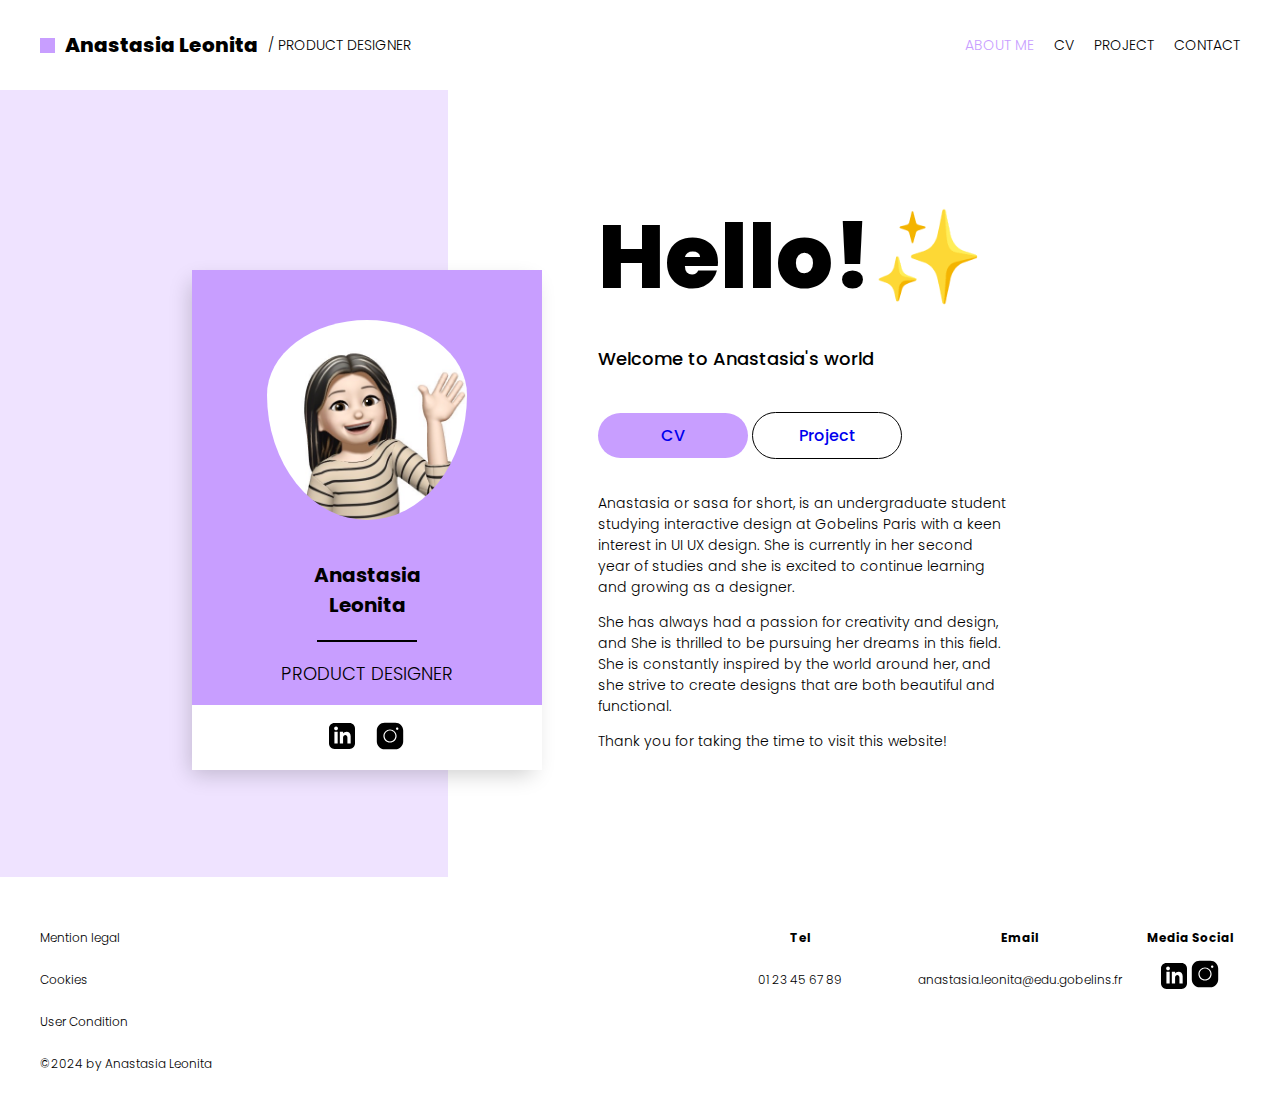
<file: index.html>
<!DOCTYPE html>
<html lang="fr">

<head>
    <meta charset="UTF-8">
    <meta http-equiv="X-UA-Compatible" content="IE=edge">
    <meta name="viewport" content="width=device-width, initial-scale=1.0">
    <title>Anastasia Leonita</title>
    <link rel="stylesheet" href="/css/index.css">
</head>

<body>
    <div class="modal" id="modal">
        <div class="modal-content">
          <a href="/index.html" class="aboutMe">ABOUT ME</a>
          <a href="/rattrapage/CV.html" class="CV">CV</a>
          <a href="/rattrapage/project.html" class="project">PROJECT</a>
          <a href="/rattrapage/contact.html" class="contact">CONTACT</a>
          <div class="close-btn" id="close-btn">X</div>
        </div>
      </div>




<header class="header">
        <nav class="header__left">
           <div style="display:flex; align-items: center; gap:10px">
            <div class="blueRectangle"></div>
            <p class="name">Anastasia Leonita</p>
            <P class="job">/ PRODUCT DESIGNER</P>
            </div>
        </nav>
        <nav class="header__right active">
            <div  class="header__right__container  desktop">
            <a href="" class="aboutMe"><p>ABOUT ME</p></a>
            <a href="/rattrapage/CV.html" class="CV"><p>CV</p></a>
            <a href="/rattrapage/project.html" class="project"><p>PROJECT</p></a>
            <a href="/rattrapage/contact.html" class="contact"><p>CONTACT</p></a>
            </div>

            <div class="mobile-menu mobile">
                <div class="menu-icon">
                    <div class="bar"></div>
                    <div class="bar"></div>
                    <div class="bar"></div>
                </div>
            </div>

        </nav>
</header>


<section class="contentBody">
    <div class="contentBodyContainer">
    <div class="beigeBlock"></div>
    <div class="whiteBlock">
        <div class="contentWhite">
            <p class="hello">Hello!✨</p>
            <p class="subHello">Welcome to Anastasia's world</p>
            <div class="twoButton">
                <button class="darkButton"><a href="/rattrapage/CV.html" style="text-decoration: none; width: 100%;">CV</a></button>
                <button class="lightButton"><a href="/rattrapage/project.html" style="text-decoration: none;">Project</a></button>
            </div>
            <div class="meParagraph">
                <p>Anastasia or sasa for short, is an undergraduate student studying interactive design at Gobelins Paris with a keen interest in UI UX design. She is currently in her second year of studies and she is excited to continue learning and growing as a designer.</p>
                <p>She has always had a passion for creativity and design, and She is thrilled to be pursuing her dreams in this field. She is constantly inspired by the world around her, and she strive to create designs that are both beautiful and functional.</p>
                <p>Thank you for taking the time to visit this website!</p>
            </div>
        </div>
    </div>
    </div>

    <div class="smallBox">
        <img src="../img/photo_profile.jpg" alt="Example" class="photoProfile">

        <p class="nameBox">Anastasia</p>
        <p class="surnameBox">Leonita</p>
        <div class="line"></div>
        <p class="jobBox">PRODUCT DESIGNER</p>

        <div class="socialBox">
            <a href="https://www.linkedin.com/in/anastasia-leonita-004958213/" class="linkedinButton"><img src="../img/linkedin.svg" alt="" class="linkedin"></a>
                <a href="https://www.instagram.com/de0dette/" class="igButton"><img src="../img/ig.svg" alt="" class="ig"></a>

        </div>
    </div>
</section>

<footer class="footerBawah">
    <div class="leftFooter">
        <a href="" class="mentionLegal"><p>Mention legal</p></a>
        <a href="" class="cookies"><p>Cookies</p></a> 
    <a href="" class="userConditions"><p>User Condition</p></a> 
    <a href="" class="credit"><p>©2024 by Anastasia Leonita</p></a> 

    </div>

    <div class="rightFooter">
        <div class="tel">
            <p class="pTel">Tel</p>
            <p class="pTel1">01 23 45 67 89</p>

        </div>

        <div class="email">
            <p class="pEmail">Email</p>
            <p class="pEmail1">anastasia.leonita@edu.gobelins.fr</p>

        </div>

        <div class="mediaSocial">
            <p class="pMedia">Media Social</p>
            <div class="socialBox1">
                <a href="https://www.linkedin.com/in/anastasia-leonita-004958213/" class="linkedinButton"><img src="../img/linkedin.svg" alt="" class="linkedin"></a>
                <a href="https://www.instagram.com/de0dette/" class="igButton"><img src="../img/ig.svg" alt="" class="ig"></a>
            </div>

        </div>
    </div>

</footer>

<script>
    document.querySelector('.menu-icon').addEventListener('click', function() {
  document.getElementById('modal').style.display = 'block';
});

document.getElementById('close-btn').addEventListener('click', function() {
  document.getElementById('modal').style.display = 'none';
});

</script>

</body>

</html>
</file>
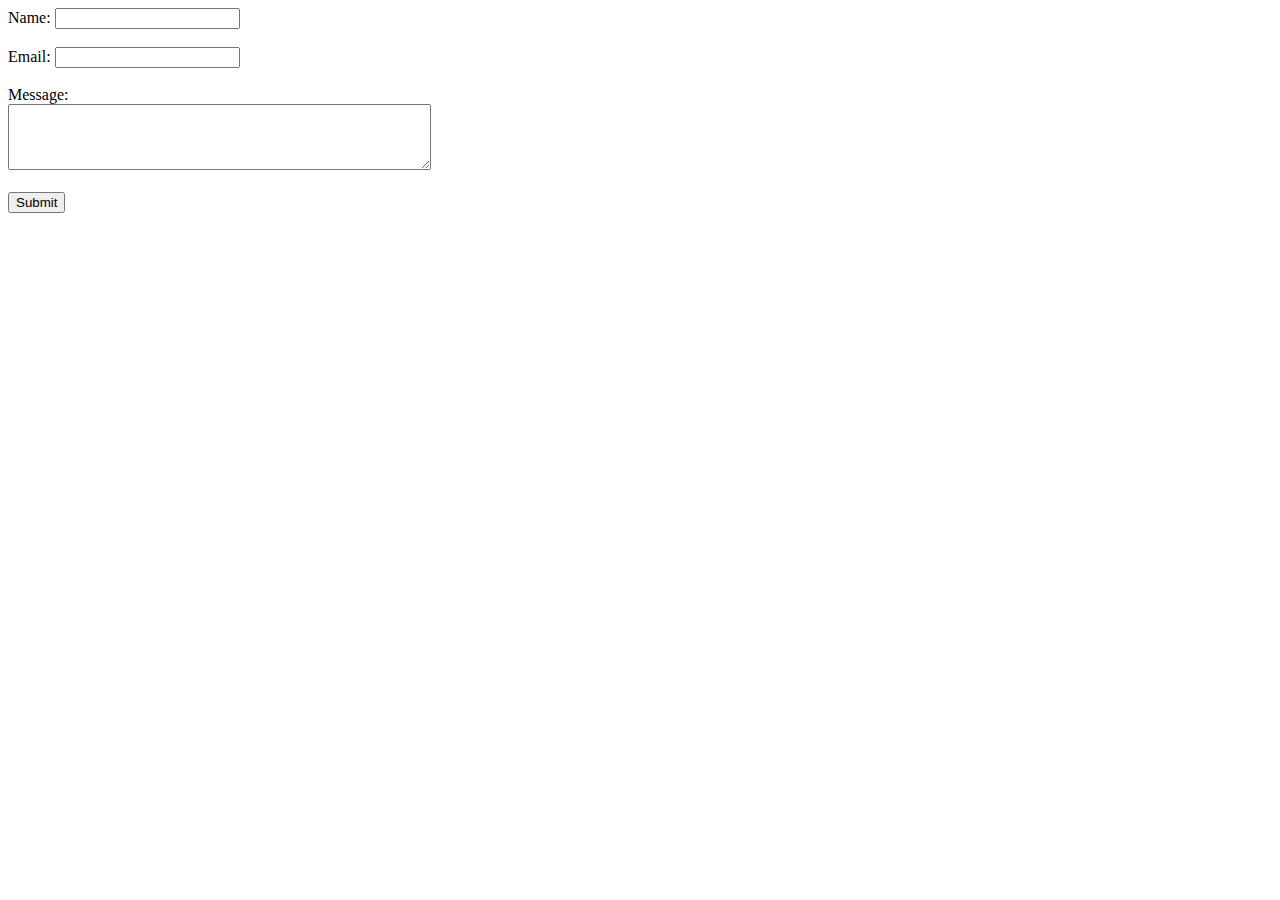
<file: rattrapage/coba.html>
<!DOCTYPE html>
<html lang="en">
<head>
  <meta charset="UTF-8">
  <meta name="viewport" content="width=device-width, initial-scale=1.0">
  <title>Form Example</title>
</head>
<body>
  <form action="/submit" method="post">
    <label for="name">Name:</label>
    <input type="text" id="name" name="name"><br><br>

    <label for="email">Email:</label>
    <input type="email" id="email" name="email"><br><br>

    <label for="message">Message:</label><br>
    <textarea id="message" name="message" rows="4" cols="50"></textarea><br><br>

    <input type="submit" value="Submit">
  </form>
</body>
</html>
</file>
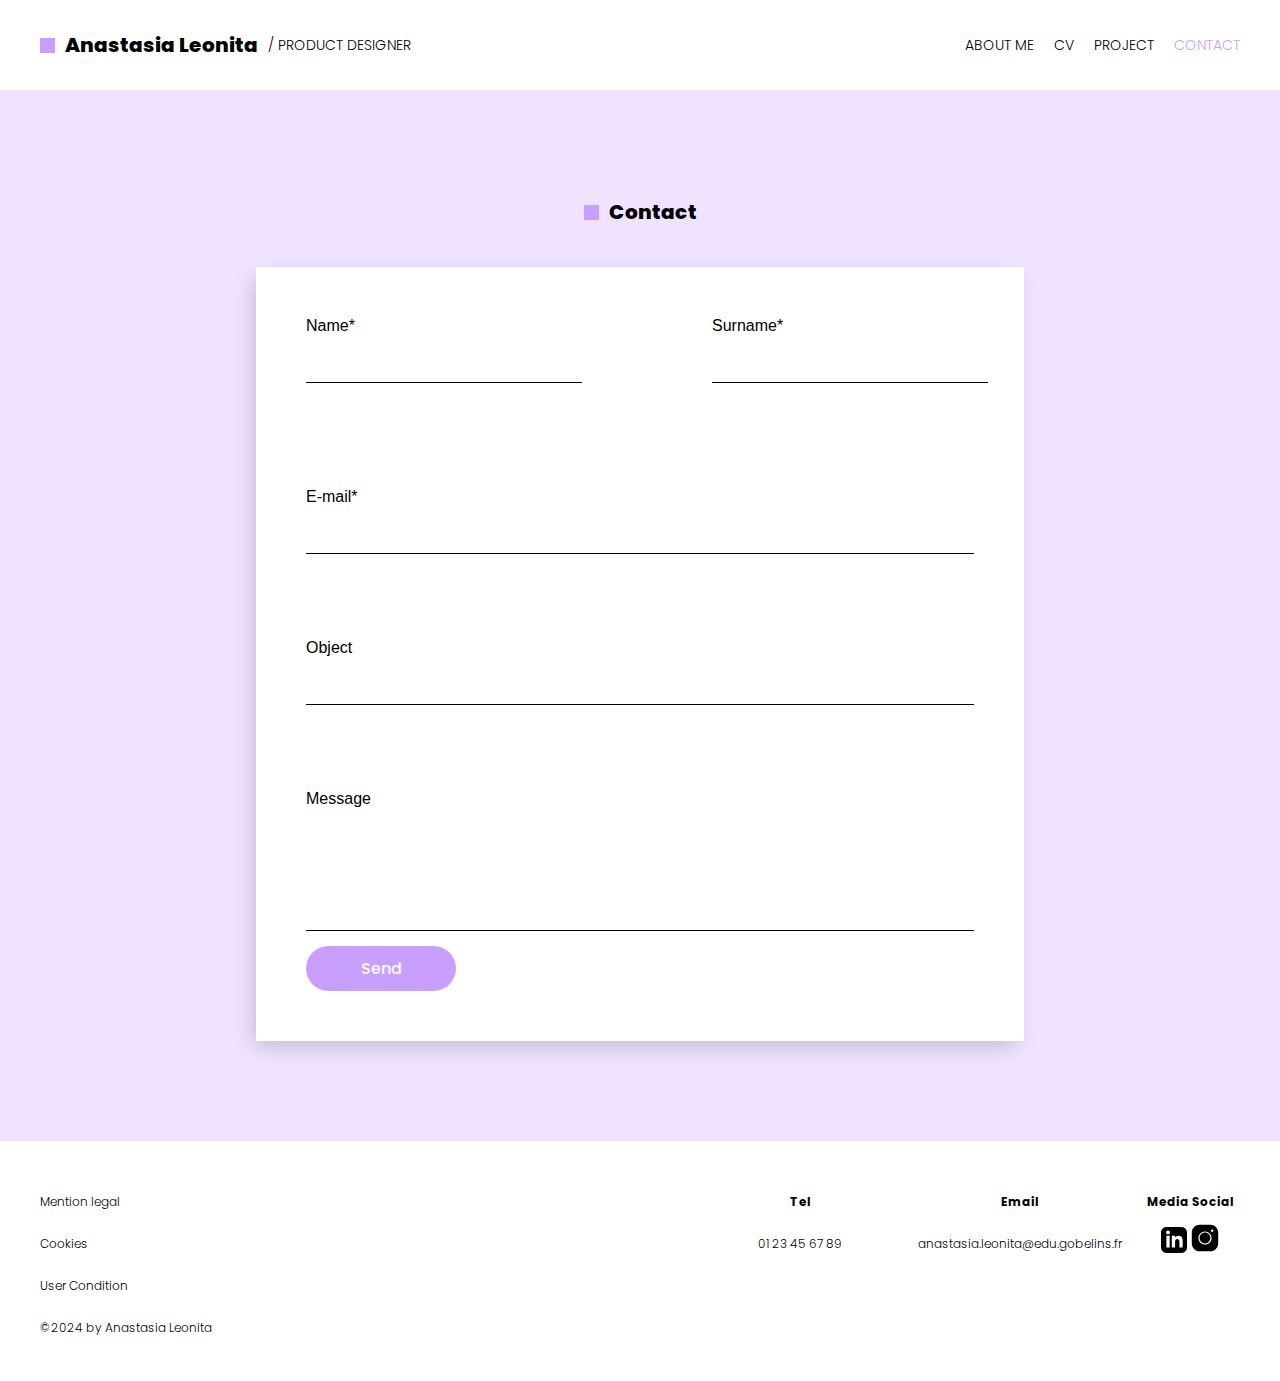
<file: rattrapage/contact.html>
<!DOCTYPE html>
<html lang="fr">

<head>
    <meta charset="UTF-8">
    <meta http-equiv="X-UA-Compatible" content="IE=edge">
    <meta name="viewport" content="width=device-width, initial-scale=1.0">
    <title>Anastasia Leonita</title>
    <link rel="stylesheet" href="../css/contact.css">
</head>

<body>
    <div class="modal" id="modal">
        <div class="modal-content">
          <a href="../index.html" class="aboutMe">ABOUT ME</a>
          <a href="/rattrapage/CV.html" class="CV">CV</a>
          <a href="/rattrapage/project.html" class="project">PROJECT</a>
          <a href="" class="contact">CONTACT</a>
          <div class="close-btn" id="close-btn">X</div>
        </div>
      </div>
      



<header class="header">
        <nav class="header__left">
           <div style="display:flex; align-items: center; gap:10px">
            <div class="blueRectangle"></div>
            <p class="name">Anastasia Leonita</p>
            <P class="job">/ PRODUCT DESIGNER</P>
            </div>
        </nav>
        <nav class="header__right active">
            <div  class="header__right__container  desktop">
            <a href="../index.html" class="aboutMe"><p>ABOUT ME</p></a>
            <a href="/rattrapage/CV.html" class="CV"><p>CV</p></a>
            <a href="/rattrapage/project.html" class="project"><p>PROJECT</p></a>
            <a href="" class="contact"><p>CONTACT</p></a>
            </div>

            <div class="mobile-menu mobile">
                <div class="menu-icon">
                    <div class="bar"></div>
                    <div class="bar"></div>
                    <div class="bar"></div>
                </div>
            </div>
            
        </nav>
</header>

<section class="article">
    <div style="display:flex; align-items: center; flex-direction: column; gap:0px"> 

    <div class="title">
        <div class="blueRectangle"></div>
        <p class="nameTwo">Contact</p>
    </div>

    <div class="whiteBlock">
        <div class="formUp">
            <div class="form-group">
                <label for="name">Name*</label>
                <input type="text" id="name" name="name">
            </div>
            <div class="form-group">
                <label for="surname">Surname*</label>
                <input type="text" id="surname" name="surname">
            </div>
        </div>

        <div class="formBottom">
            <div class="form-group">
                <label for="email">E-mail*</label>
                <input type="text" id="email" name="email">
            </div>
            <div class="form-group">
                <label for="object">Object</label>
                <input type="text" id="object" name="object">
            </div>
            <div class="form-group">
                <label for="message">Message</label>
                <input type="text1" id="message" name="message">
            </div>

        </div>

        <button class="darkButton">Send</button>



    </div>

    </div>
</section>





<footer class="footerBawah">
    <div class="leftFooter">
        <a href="" class="mentionLegal"><p>Mention legal</p></a>
        <a href="" class="cookies"><p>Cookies</p></a> 
    <a href="" class="userConditions"><p>User Condition</p></a> 
    <a href="" class="credit"><p>©2024 by Anastasia Leonita</p></a> 

    </div>

    <div class="rightFooter">
        <div class="tel">
            <p class="pTel">Tel</p>
            <p class="pTel1">01 23 45 67 89</p>

        </div>

        <div class="email">
            <p class="pEmail">Email</p>
            <p class="pEmail1">anastasia.leonita@edu.gobelins.fr</p>

        </div>

        <div class="mediaSocial">
            <p class="pMedia">Media Social</p>
            <div class="socialBox1">
                <a href="https://www.linkedin.com/in/anastasia-leonita-004958213/" class="linkedinButton"><img src="../img/linkedin.svg" alt="" class="linkedin"></a>
                <a href="https://www.instagram.com/de0dette/" class="igButton"><img src="../img/ig.svg" alt="" class="ig"></a>
            </div>

        </div>
    </div>

</footer>

<script>
    document.querySelector('.menu-icon').addEventListener('click', function() {
  document.getElementById('modal').style.display = 'block';
});

document.getElementById('close-btn').addEventListener('click', function() {
  document.getElementById('modal').style.display = 'none';
});

</script>

</body>

</html>
</file>
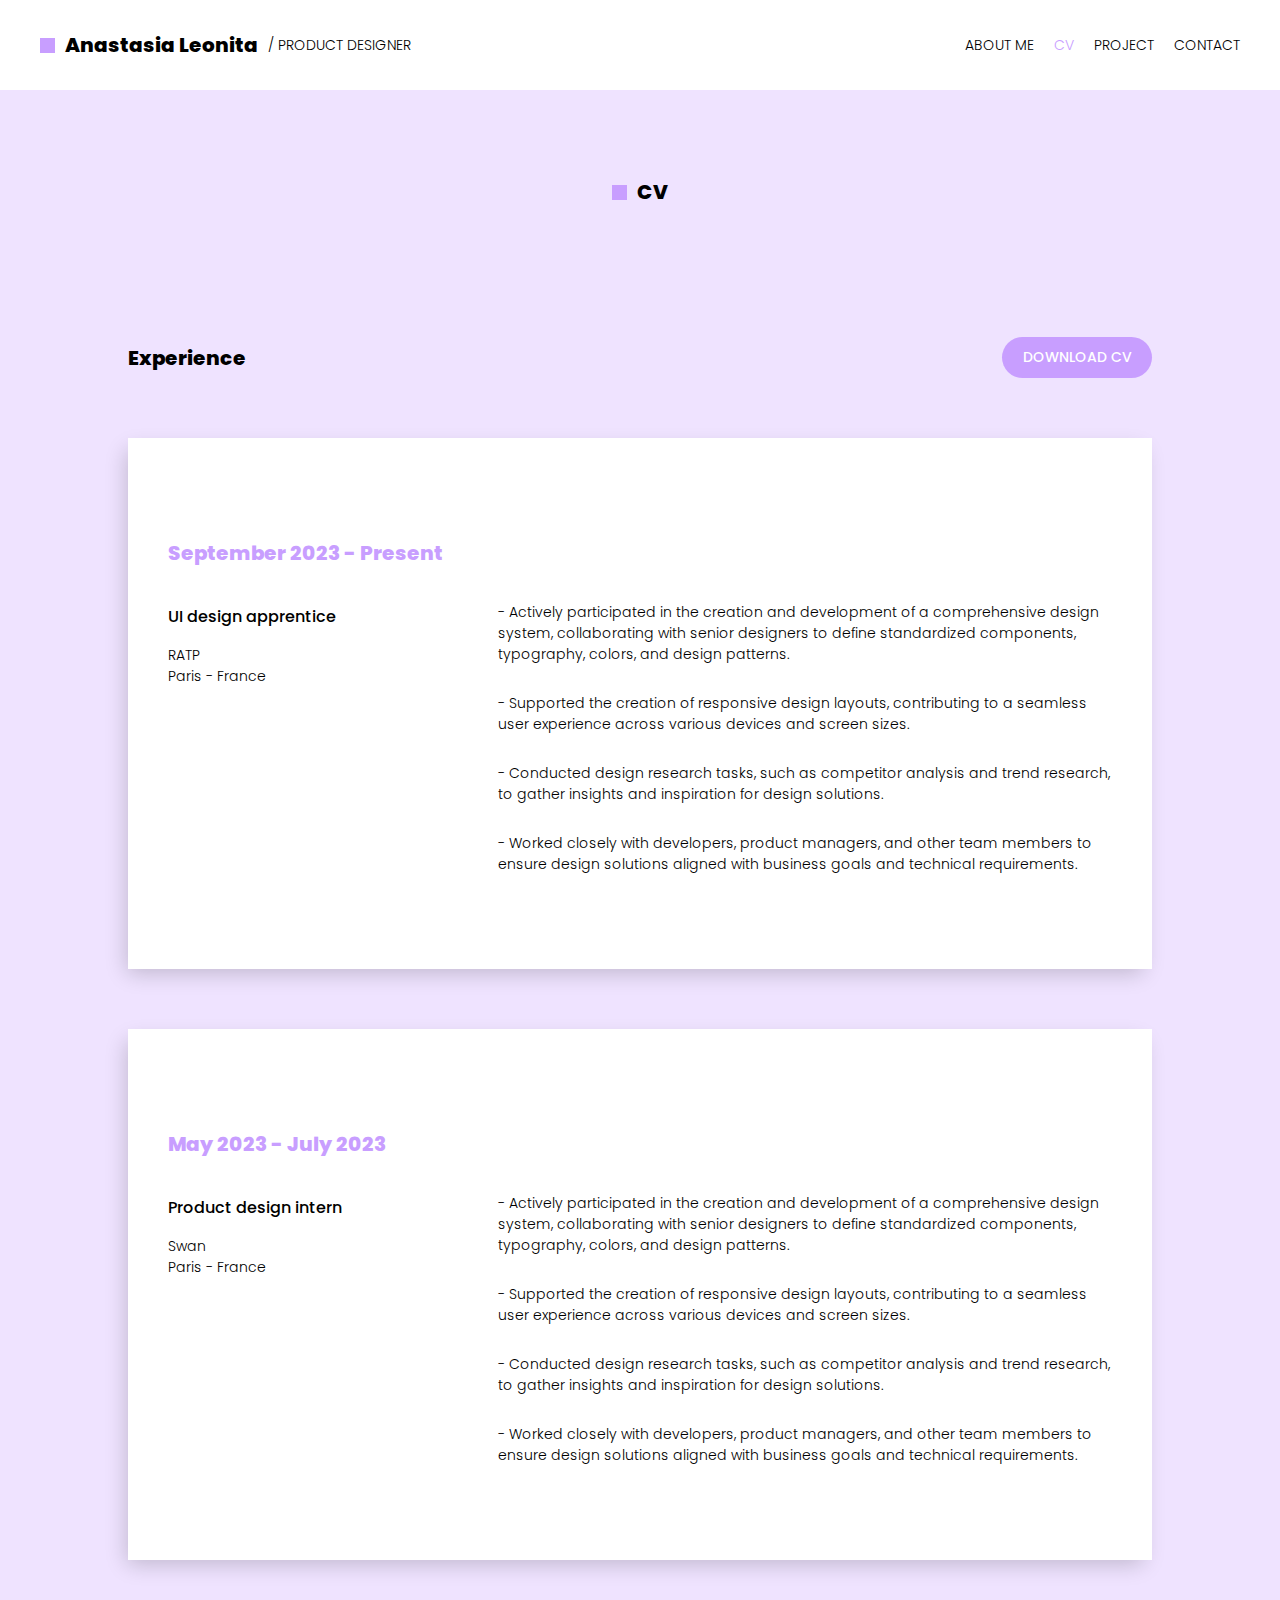
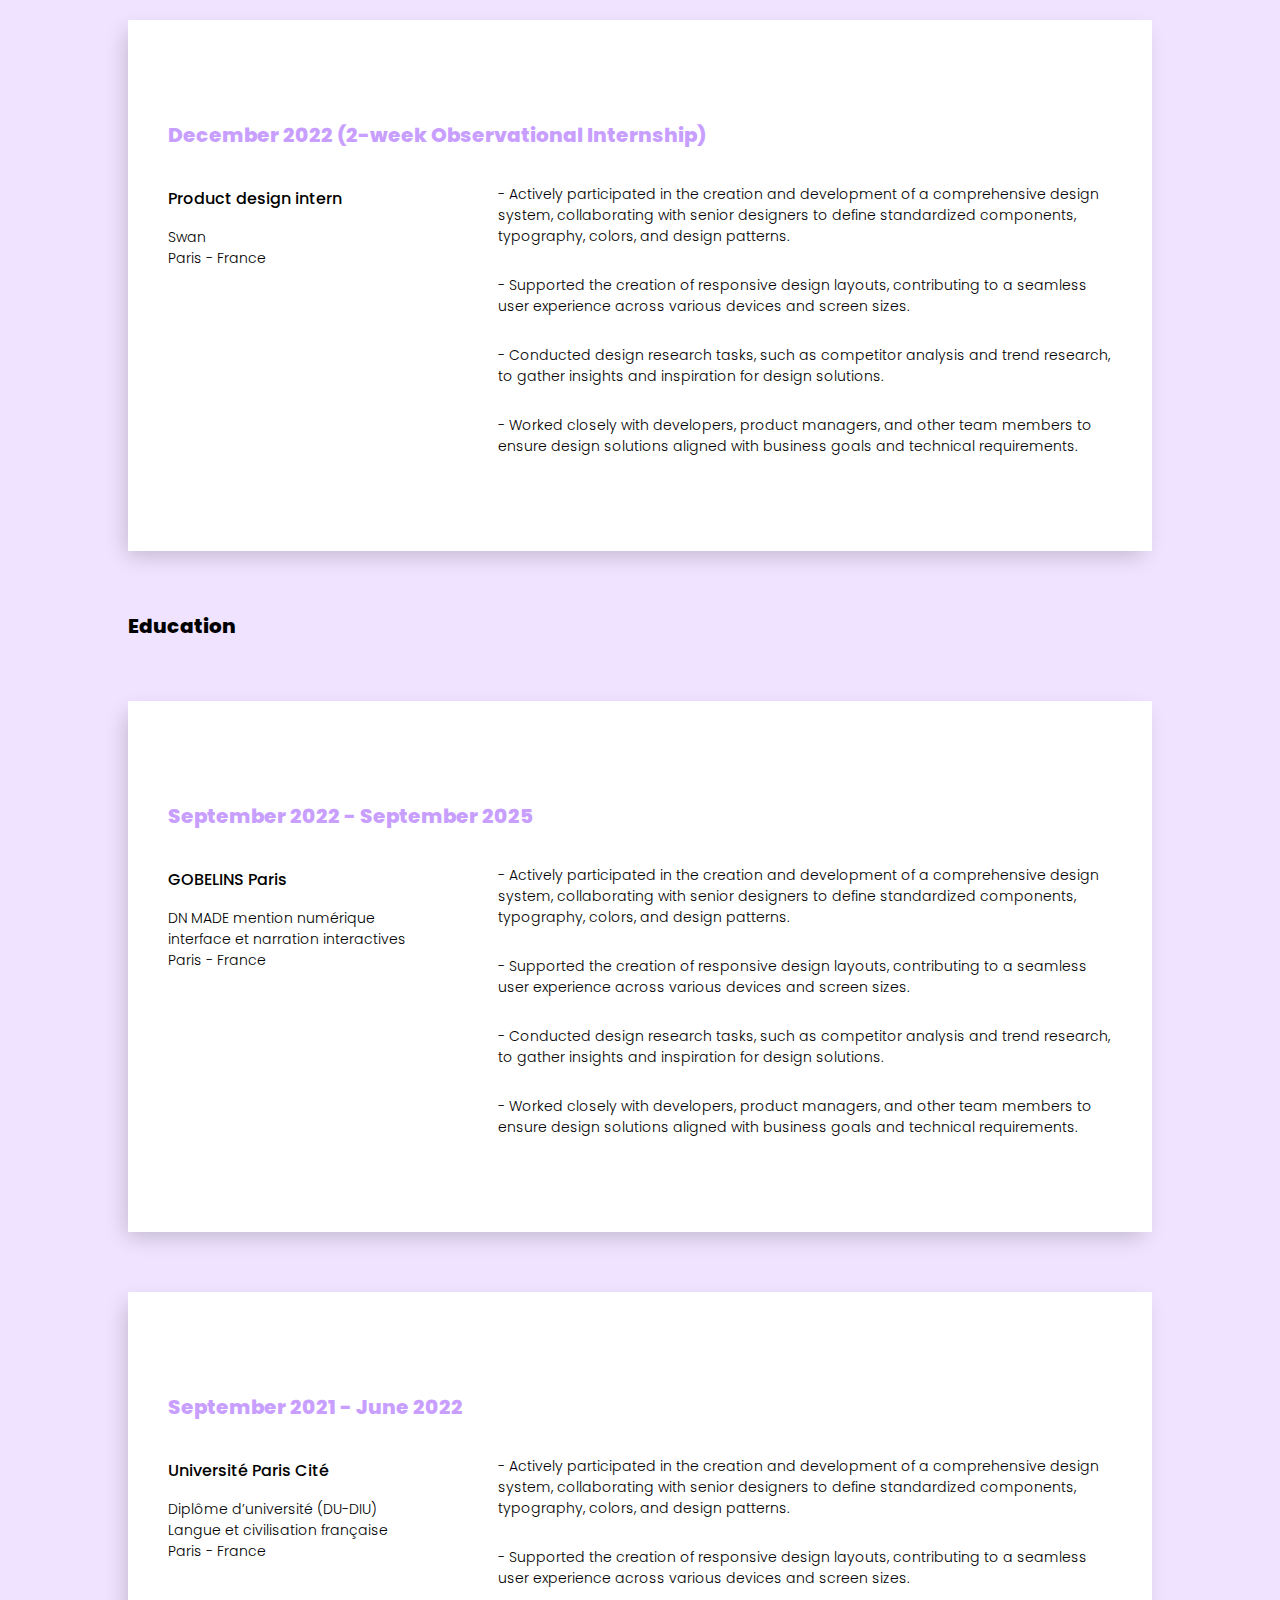
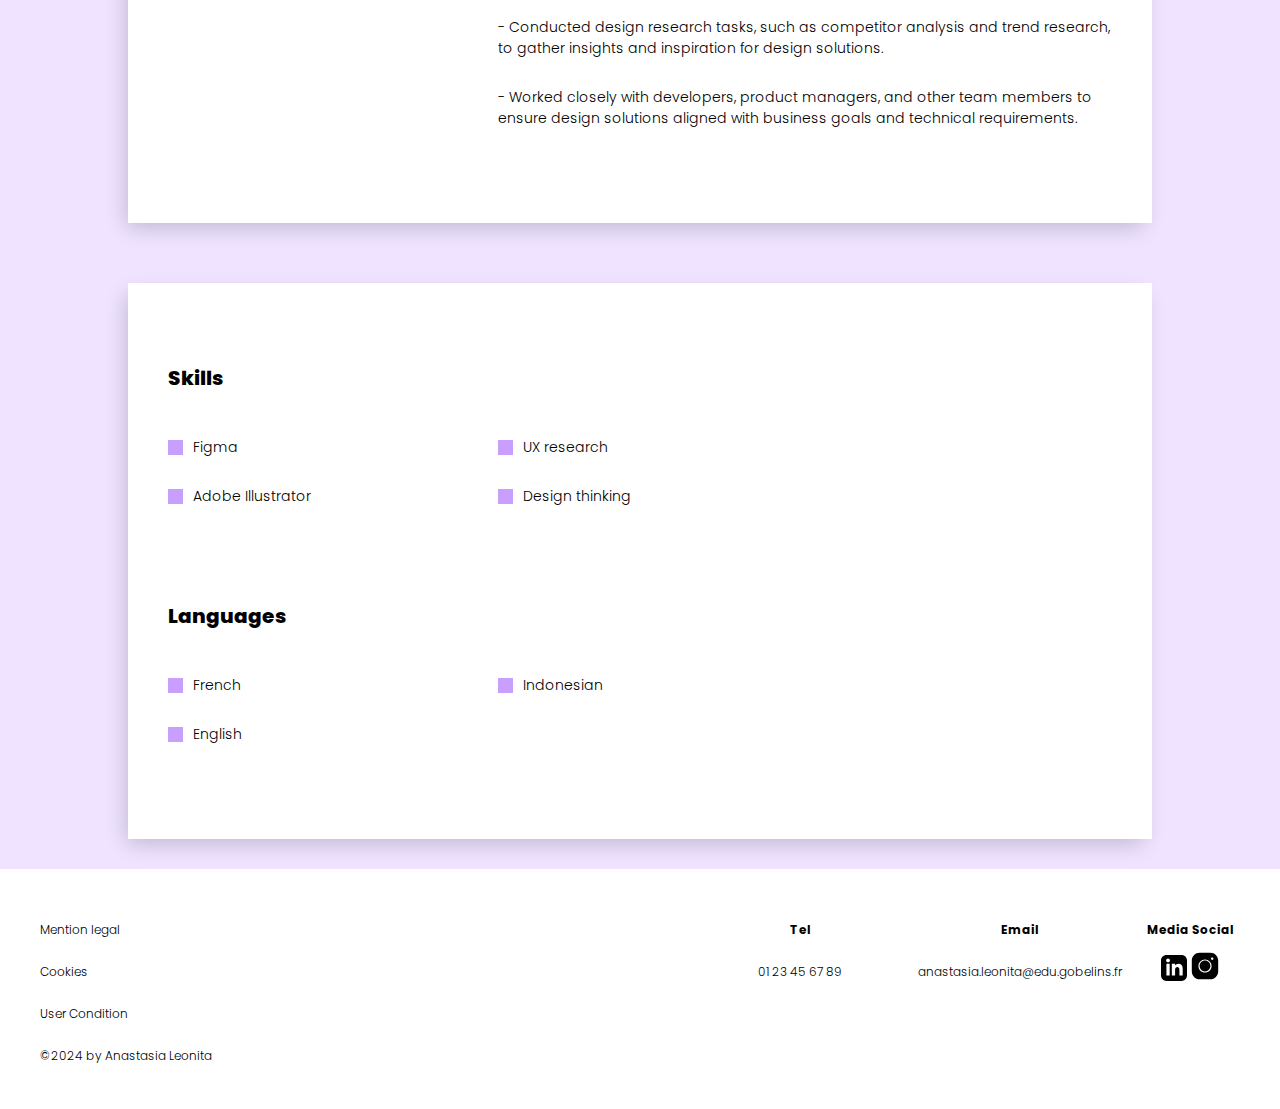
<file: rattrapage/CV.html>
<!DOCTYPE html>
<html lang="fr">

<head>
    <meta charset="UTF-8">
    <meta http-equiv="X-UA-Compatible" content="IE=edge">
    <meta name="viewport" content="width=device-width, initial-scale=1.0">
    <title>Anastasia Leonita</title>
    <link rel="stylesheet" href="../css/CV.css">
</head>

<body>
    <div class="modal" id="modal">
        <div class="modal-content">
          <a href="../index.html" class="aboutMe">ABOUT ME</a>
          <a href="/rattrapage/CV.html" class="CV">CV</a>
          <a href="/rattrapage/project.html" class="project">PROJECT</a>
          <a href="/rattrapage/contact.html" class="contact">CONTACT</a>
          <div class="close-btn" id="close-btn">X</div>
        </div>
      </div>




<header class="header">
        <nav class="header__left">
           <div style="display:flex; align-items: center; gap:10px">
            <div class="blueRectangle"></div>
            <p class="name">Anastasia Leonita</p>
            <P class="job">/ PRODUCT DESIGNER</P>
            </div>
        </nav>
        <nav class="header__right active">
            <div  class="header__right__container  desktop">
            <a href="../index.html" class="aboutMe"><p>ABOUT ME</p></a>
            <a href="" class="CV"><p>CV</p></a>
            <a href="/rattrapage/project.html" class="project"><p>PROJECT</p></a>
            <a href="/rattrapage/contact.html" class="contact"><p>CONTACT</p></a>
            </div>

            <div class="mobile-menu mobile">
                <div class="menu-icon">
                    <div class="bar"></div>
                    <div class="bar"></div>
                    <div class="bar"></div>
                </div>
            </div>
        </nav>
</header>

<section class="article">
    <div style="display:flex; align-items: center; flex-direction: column; gap:0px">

    <div class="title">
        <div class="blueRectangle"></div>
        <p class="nameTwo">CV</p>
    </div>

    <div class="titleTwo">
        <p class="name">Experience</p>
        <button class="darkButton">DOWNLOAD CV</button>
    </div>    

    <div class="whiteBlock">
        <div class="titleBlock">
            <p> September 2023 - Present</p>
        </div>

        <div class="mainBlock">
            <div class="leftBlock">
                <p class="position">UI design apprentice</p>
                <p class="company">RATP</p>
                <p class="company">Paris - France</p>
            </div>
            <div class="rightBlock">
                <p>- Actively participated in the creation and development of a comprehensive design system, collaborating with senior designers to define standardized components, typography, colors, and design patterns.</p>
                <p>- Supported the creation of responsive design layouts, contributing to a seamless user experience across various devices and screen sizes.</p>
                <p>- Conducted design research tasks, such as competitor analysis and trend research, to gather insights and inspiration for design solutions.</p>
                <p>- Worked closely with developers, product managers, and other team members to ensure design solutions aligned with business goals and technical requirements.</p>
            </div>
        </div>
    </div>

    <div class="whiteBlock">
        <div class="titleBlock">
            <p> May 2023 - July 2023</p>
        </div>

        <div class="mainBlock">
            <div class="leftBlock">
                <p class="position">Product design intern</p>
                <p class="company">Swan</p>
                <p class="company">Paris - France</p>
            </div>
            <div class="rightBlock">
                <p>- Actively participated in the creation and development of a comprehensive design system, collaborating with senior designers to define standardized components, typography, colors, and design patterns.</p>
                <p>- Supported the creation of responsive design layouts, contributing to a seamless user experience across various devices and screen sizes.</p>
                <p>- Conducted design research tasks, such as competitor analysis and trend research, to gather insights and inspiration for design solutions.</p>
                <p>- Worked closely with developers, product managers, and other team members to ensure design solutions aligned with business goals and technical requirements.</p>
            </div>
        </div>
    </div>

    <div class="whiteBlock">
        <div class="titleBlock">
            <p> December 2022 (2-week Observational Internship)</p>
        </div>

        <div class="mainBlock">
            <div class="leftBlock">
                <p class="position">Product design intern</p>
                <p class="company">Swan</p>
                <p class="company">Paris - France</p>
            </div>
            <div class="rightBlock">
                <p>- Actively participated in the creation and development of a comprehensive design system, collaborating with senior designers to define standardized components, typography, colors, and design patterns.</p>
                <p>- Supported the creation of responsive design layouts, contributing to a seamless user experience across various devices and screen sizes.</p>
                <p>- Conducted design research tasks, such as competitor analysis and trend research, to gather insights and inspiration for design solutions.</p>
                <p>- Worked closely with developers, product managers, and other team members to ensure design solutions aligned with business goals and technical requirements.</p>
            </div>
        </div>
    </div>

    <div class="titleTwo">
        <p class="name">Education</p>
    </div>  

    <div class="whiteBlock">
        <div class="titleBlock">
            <p> September 2022 - September 2025</p>
        </div>

        <div class="mainBlock">
            <div class="leftBlock">
                <p class="position">GOBELINS Paris</p>
                <p class="company">DN MADE mention numérique</p>
                <p class="company">interface et narration interactives</p>
                <p class="company">Paris - France</p>
            </div>
            <div class="rightBlock">
                <p>- Actively participated in the creation and development of a comprehensive design system, collaborating with senior designers to define standardized components, typography, colors, and design patterns.</p>
                <p>- Supported the creation of responsive design layouts, contributing to a seamless user experience across various devices and screen sizes.</p>
                <p>- Conducted design research tasks, such as competitor analysis and trend research, to gather insights and inspiration for design solutions.</p>
                <p>- Worked closely with developers, product managers, and other team members to ensure design solutions aligned with business goals and technical requirements.</p>
            </div>
        </div>
    </div>

    <div class="whiteBlock">
        <div class="titleBlock">
            <p> September 2021 - June 2022</p>
        </div>

        <div class="mainBlock">
            <div class="leftBlock">
                <p class="position">Université Paris Cité</p>
                <p class="company">Diplôme d’université (DU-DIU)</p>
                <p class="company">Langue et civilisation française</p>
                <p class="company">Paris - France</p>
            </div>
            <div class="rightBlock">
                <p>- Actively participated in the creation and development of a comprehensive design system, collaborating with senior designers to define standardized components, typography, colors, and design patterns.</p>
                <p>- Supported the creation of responsive design layouts, contributing to a seamless user experience across various devices and screen sizes.</p>
                <p>- Conducted design research tasks, such as competitor analysis and trend research, to gather insights and inspiration for design solutions.</p>
                <p>- Worked closely with developers, product managers, and other team members to ensure design solutions aligned with business goals and technical requirements.</p>
            </div>
        </div>
    </div>

    <div class="whiteBlock">
        <div class="titleBlockBottom">
            <p class="name">Skills</p>
        </div>

        <div class="mainBlock">
            <div class="leftBlock">
                <div style="display:flex; align-items: center; gap:10px">
                    <div class="blueRectangle"></div>
                    <p class="skills">Figma</p>
                </div>
                <div style="display:flex; align-items: center; gap:10px">
                    <div class="blueRectangle"></div>
                    <p class="skills">Adobe Illustrator</p>
                </div>
        
            </div>
            <div class="rightBlockTwo">
                <div style="display:flex; align-items: center; gap:10px">
                    <div class="blueRectangle"></div>
                    <p class="skills">UX research</p>
                </div>
                <div style="display:flex; align-items: center; gap:10px">
                    <div class="blueRectangle"></div>
                    <p class="skills">Design thinking</p>
                </div>
            </div>
        </div>

        <div class="titleBlockBottom2">
            <p class="name">Languages</p>
        </div>

        <div class="mainBlock">
            <div class="leftBlock">
                <div style="display:flex; align-items: center; gap:10px">
                    <div class="blueRectangle"></div>
                    <p class="skills">French</p>
                </div>
                <div style="display:flex; align-items: center; gap:10px">
                    <div class="blueRectangle"></div>
                    <p class="skills">English</p>
                </div>
        
            </div>
            <div class="rightBlockTwo">
                <div style="display:flex; align-items: center; gap:10px">
                    <div class="blueRectangle"></div>
                    <p class="skills">Indonesian</p>
                </div>
            </div>
        </div>

    </div>




    </div>
</section>







<footer class="footerBawah">
    <div class="leftFooter">
        <a href="" class="mentionLegal"><p>Mention legal</p></a>
        <a href="" class="cookies"><p>Cookies</p></a> 
    <a href="" class="userConditions"><p>User Condition</p></a> 
    <a href="" class="credit"><p>©2024 by Anastasia Leonita</p></a> 

    </div>

    <div class="rightFooter">
        <div class="tel">
            <p class="pTel">Tel</p>
            <p class="pTel1">01 23 45 67 89</p>

        </div>

        <div class="email">
            <p class="pEmail">Email</p>
            <p class="pEmail1">anastasia.leonita@edu.gobelins.fr</p>

        </div>

        <div class="mediaSocial">
            <p class="pMedia">Media Social</p>
            <div class="socialBox1">
                <a href="https://www.linkedin.com/in/anastasia-leonita-004958213/" class="linkedinButton"><img src="../img/linkedin.svg" alt="" class="linkedin"></a>
                <a href="https://www.instagram.com/de0dette/" class="igButton"><img src="../img/ig.svg" alt="" class="ig"></a>
            </div>

        </div>
    </div>

</footer>

<script>
    document.querySelector('.menu-icon').addEventListener('click', function() {
  document.getElementById('modal').style.display = 'block';
});

document.getElementById('close-btn').addEventListener('click', function() {
  document.getElementById('modal').style.display = 'none';
});

</script>

</body>

</html>
</file>
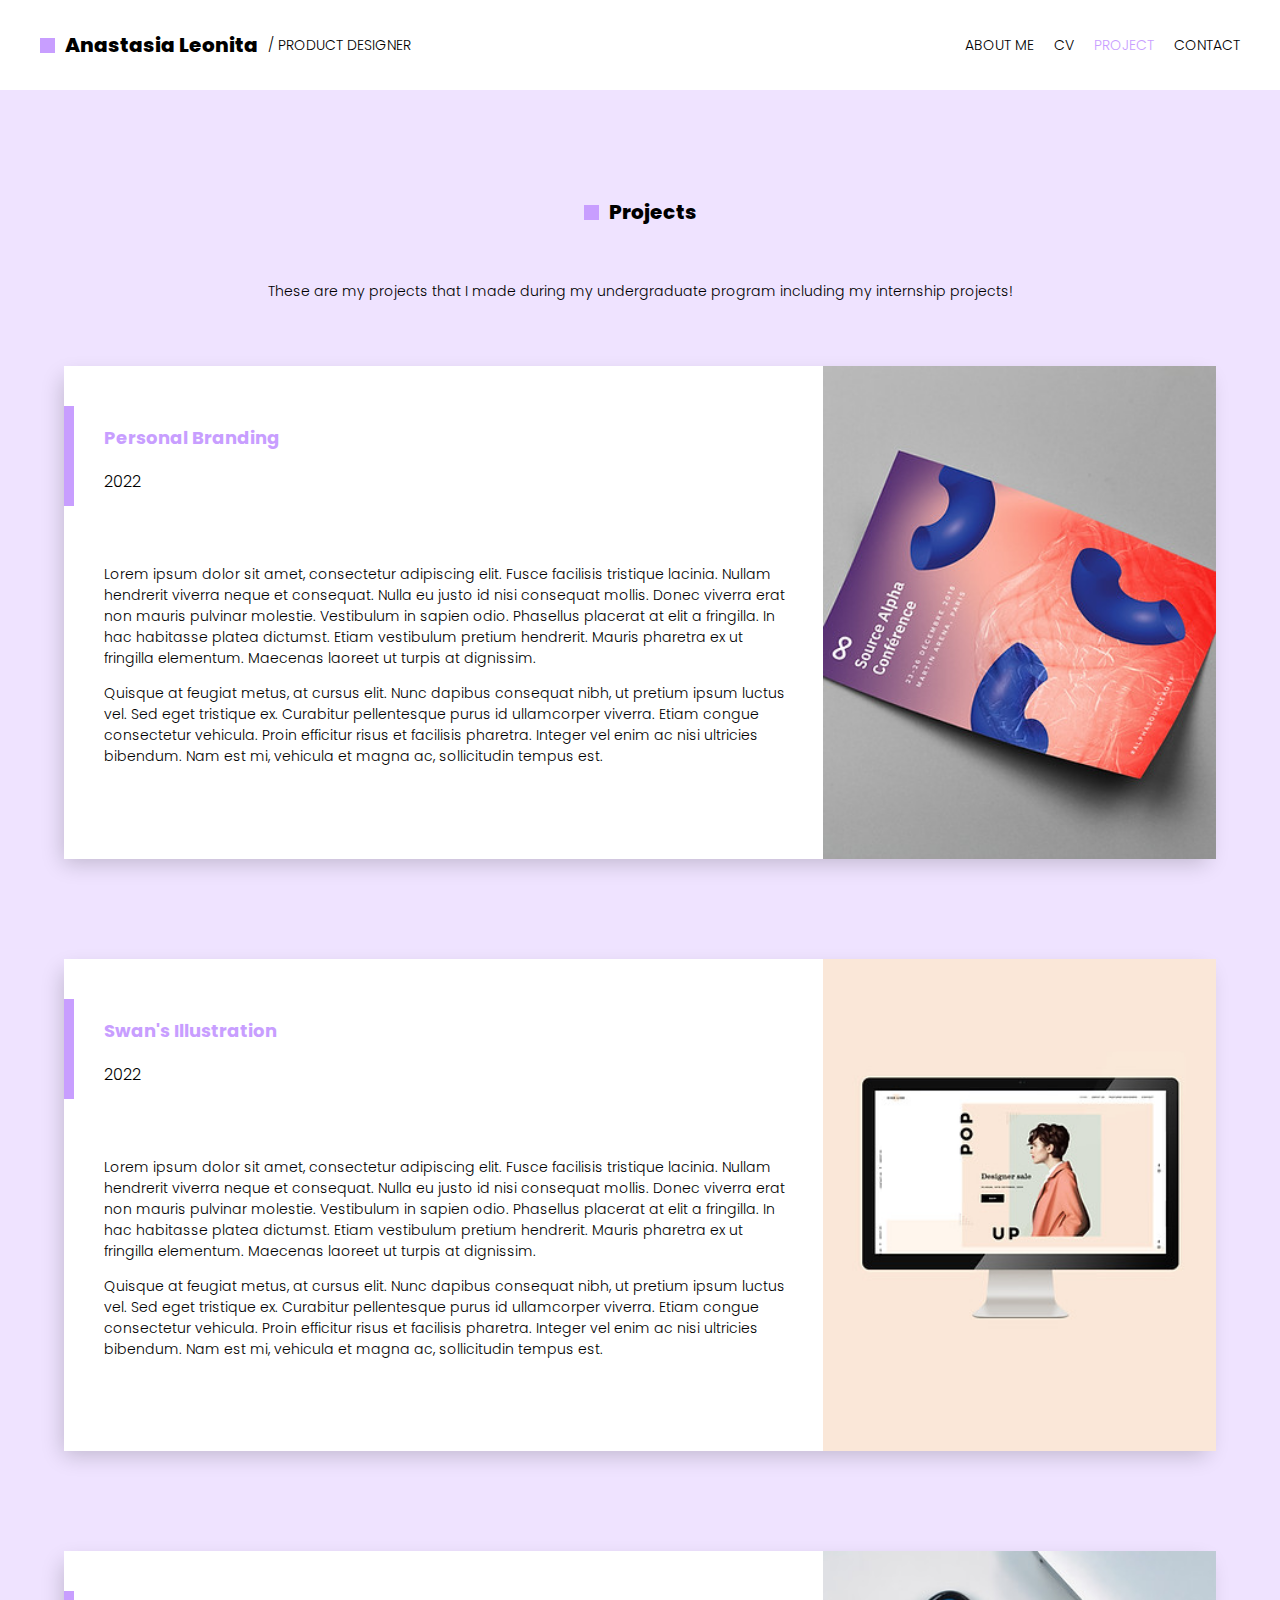
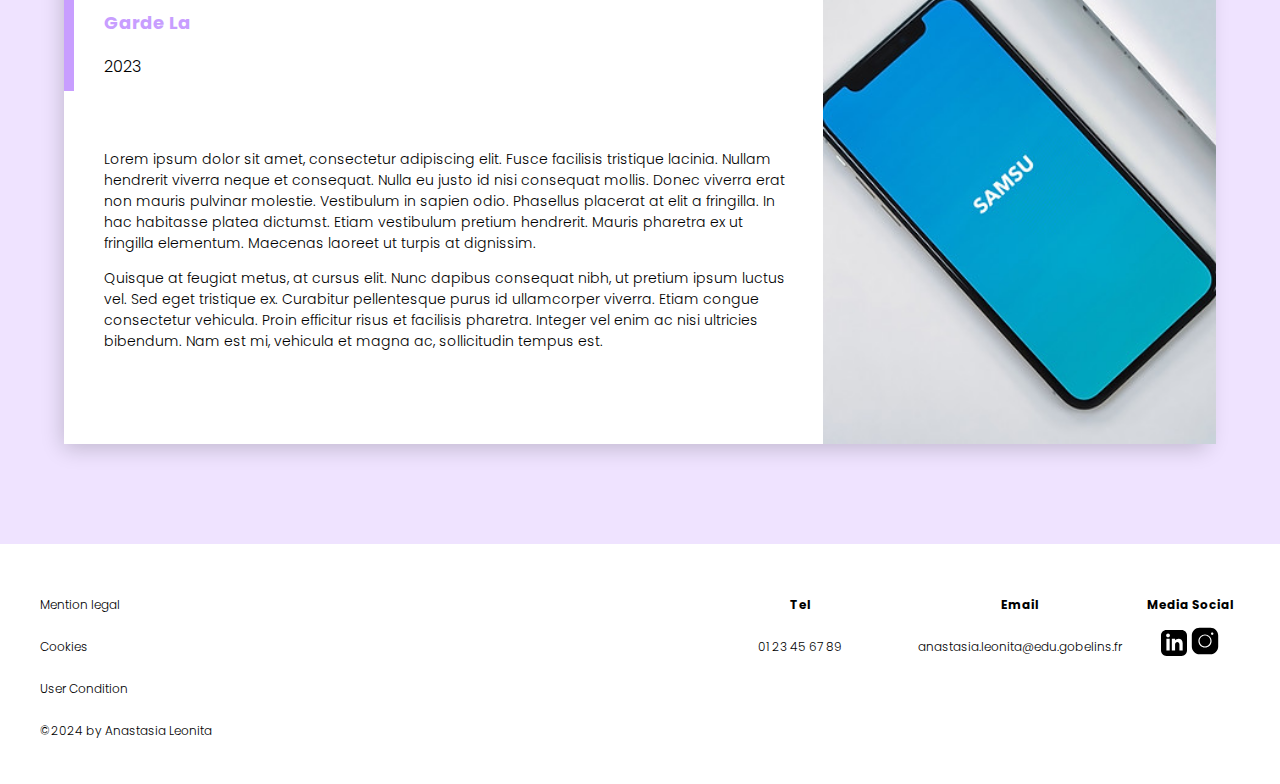
<file: rattrapage/project.html>
<!DOCTYPE html>
<html lang="fr">

<head>
    <meta charset="UTF-8">
    <meta http-equiv="X-UA-Compatible" content="IE=edge">
    <meta name="viewport" content="width=device-width, initial-scale=1.0">
    <title>Anastasia Leonita</title>
    <link rel="stylesheet" href="../css/project.css">
</head>

<body>
    <div class="modal" id="modal">
        <div class="modal-content">
          <a href="../index.html" class="aboutMe">ABOUT ME</a>
          <a href="/rattrapage/CV.html" class="CV">CV</a>
          <a href="/rattrapage/project.html" class="project">PROJECT</a>
          <a href="/rattrapage/contact.html" class="contact">CONTACT</a>
          <div class="close-btn" id="close-btn">X</div>
        </div>
      </div>




<header class="header">
        <nav class="header__left">
           <div style="display:flex; align-items: center; gap:10px">
            <div class="blueRectangle"></div>
            <p class="name">Anastasia Leonita</p>
            <P class="job">/ PRODUCT DESIGNER</P>
            </div>
        </nav>
        <nav class="header__right active">
            <div  class="header__right__container  desktop">
            <a href="../index.html" class="aboutMe"><p>ABOUT ME</p></a>
            <a href="/rattrapage/CV.html" class="CV"><p>CV</p></a>
            <a href="" class="project"><p>PROJECT</p></a>
            <a href="/rattrapage/contact.html" class="contact"><p>CONTACT</p></a>
            </div>

            <div class="mobile-menu mobile">
                <div class="menu-icon">
                    <div class="bar"></div>
                    <div class="bar"></div>
                    <div class="bar"></div>
                </div>
            </div>
        </nav>
</header>

<section class="article">
    <div class="articleContainer">

    <div class="title">
        <div class="blueRectangle"></div>
        <p class="nameTwo">Projects</p>
    </div>

    <div class="projectDescription">
        <p>These are my projects that I made during my undergraduate program including my internship projects!</p>
    </div>

    <div class="whiteBlock">

        <div class="mainBlock">
            <div class="leftBlock">
                <div class="titleBlock">
                    <div class="lineVertical"></div>
                    <div class="titleTwo">
                        <p class="projectName">Personal Branding</p>
                        <p class="projectYear">2022</p>
                    </div>
                </div>

                <div class="projectDesc">
                    <p>Lorem ipsum dolor sit amet, consectetur adipiscing elit. Fusce facilisis tristique lacinia. Nullam hendrerit viverra neque et consequat. Nulla eu justo id nisi consequat mollis. Donec viverra erat non mauris pulvinar molestie. Vestibulum in sapien odio. Phasellus placerat at elit a fringilla. In hac habitasse platea dictumst. Etiam vestibulum pretium hendrerit. Mauris pharetra ex ut fringilla elementum. Maecenas laoreet ut turpis at dignissim.</p>
                    <p>Quisque at feugiat metus, at cursus elit. Nunc dapibus consequat nibh, ut pretium ipsum luctus vel. Sed eget tristique ex. Curabitur pellentesque purus id ullamcorper viverra. Etiam congue consectetur vehicula. Proin efficitur risus et facilisis pharetra. Integer vel enim ac nisi ultricies bibendum. Nam est mi, vehicula et magna ac, sollicitudin tempus est.</p>

                </div>
            </div>
            <div class="rightBlock">
                <!-- <div style="background-color: bisque; height: 100%; width: 100%;"></div> -->
                <img src="../img/rattrapage1.jpg" class="projectImage"> 
            </div>
        </div>
    </div>

    <div class="whiteBlock">

        <div class="mainBlock">
            <div class="leftBlock">
                <div class="titleBlock">
                    <div class="lineVertical"></div>
                    <div class="titleTwo">
                        <p class="projectName">Swan's Illustration</p>
                        <p class="projectYear">2022</p>
                    </div>
                </div>

                <div class="projectDesc">
                    <p>Lorem ipsum dolor sit amet, consectetur adipiscing elit. Fusce facilisis tristique lacinia. Nullam hendrerit viverra neque et consequat. Nulla eu justo id nisi consequat mollis. Donec viverra erat non mauris pulvinar molestie. Vestibulum in sapien odio. Phasellus placerat at elit a fringilla. In hac habitasse platea dictumst. Etiam vestibulum pretium hendrerit. Mauris pharetra ex ut fringilla elementum. Maecenas laoreet ut turpis at dignissim.</p>
                    <p>Quisque at feugiat metus, at cursus elit. Nunc dapibus consequat nibh, ut pretium ipsum luctus vel. Sed eget tristique ex. Curabitur pellentesque purus id ullamcorper viverra. Etiam congue consectetur vehicula. Proin efficitur risus et facilisis pharetra. Integer vel enim ac nisi ultricies bibendum. Nam est mi, vehicula et magna ac, sollicitudin tempus est.</p>

                </div>
            </div>
            <div class="rightBlock">
                <img src="../img/rattrapage2.jpg" class="projectImage">
            </div>
        </div>
    </div>
  
    <div class="whiteBlock">

        <div class="mainBlock">
            <div class="leftBlock">
                <div class="titleBlock">
                    <div class="lineVertical"></div>
                    <div class="titleTwo">
                        <p class="projectName">Garde La</p>
                        <p class="projectYear">2023</p>
                    </div>
                </div>

                <div class="projectDesc">
                    <p>Lorem ipsum dolor sit amet, consectetur adipiscing elit. Fusce facilisis tristique lacinia. Nullam hendrerit viverra neque et consequat. Nulla eu justo id nisi consequat mollis. Donec viverra erat non mauris pulvinar molestie. Vestibulum in sapien odio. Phasellus placerat at elit a fringilla. In hac habitasse platea dictumst. Etiam vestibulum pretium hendrerit. Mauris pharetra ex ut fringilla elementum. Maecenas laoreet ut turpis at dignissim.</p>
                    <p>Quisque at feugiat metus, at cursus elit. Nunc dapibus consequat nibh, ut pretium ipsum luctus vel. Sed eget tristique ex. Curabitur pellentesque purus id ullamcorper viverra. Etiam congue consectetur vehicula. Proin efficitur risus et facilisis pharetra. Integer vel enim ac nisi ultricies bibendum. Nam est mi, vehicula et magna ac, sollicitudin tempus est.</p>

                </div>
            </div>
            <div class="rightBlock">
                <img src="../img/rattrapage3.jpg" class="projectImage">
            </div>
        </div>
    </div>

    
    

</section>







<footer class="footerBawah">
    <div class="leftFooter">
        <a href="" class="mentionLegal"><p>Mention legal</p></a>
        <a href="" class="cookies"><p>Cookies</p></a> 
    <a href="" class="userConditions"><p>User Condition</p></a> 
    <a href="" class="credit"><p>©2024 by Anastasia Leonita</p></a> 

    </div>

    <div class="rightFooter">
        <div class="tel">
            <p class="pTel">Tel</p>
            <p class="pTel1">01 23 45 67 89</p>

        </div>

        <div class="email">
            <p class="pEmail">Email</p>
            <p class="pEmail1">anastasia.leonita@edu.gobelins.fr</p>

        </div>

        <div class="mediaSocial">
            <p class="pMedia">Media Social</p>
            <div class="socialBox1">
                <a href="https://www.linkedin.com/in/anastasia-leonita-004958213/" class="linkedinButton"><img src="../img/linkedin.svg" alt="" class="linkedin"></a>
                <a href="https://www.instagram.com/de0dette/" class="igButton"><img src="../img/ig.svg" alt="" class="ig"></a>
            </div>

        </div>
    </div>

</footer>

<script>
    document.querySelector('.menu-icon').addEventListener('click', function() {
  document.getElementById('modal').style.display = 'block';
});

document.getElementById('close-btn').addEventListener('click', function() {
  document.getElementById('modal').style.display = 'none';
});

</script>

</body>

</html>
</file>
<file: css/index.css>
@font-face {
    font-family: 'Poppins Light';
    src: url('../font/Poppins-Light.ttf') format('trueType'); 
}

@font-face {
    font-family: 'Poppins';
    src: url('../font/Poppins-Medium.ttf') format('trueType'); 
}

@font-face {
    font-family: 'Poppins Bold';
    src: url('../font/Poppins-Bold.ttf') format('trueType'); 
}

@font-face {
    font-family: 'Poppins Black';
    src: url('../font/Poppins-Black.ttf') format('trueType'); 
}

@font-face {
    font-family: 'Poppins Extra Bold';
    src: url('../font/Poppins-ExtraBold.ttf') format('trueType'); 
}

body {
    margin: 0;
    font-family: 'Roboto', sans-serif;
    padding-top: 77px;
    background-color: white;
}

.header {
    background-color: #ffffff;
    height: 90px;
    width: 100%;
    position: fixed;
    top: 0;
    left: 0;
    z-index: 9999;
    display: flex;
    justify-content: space-between;
    align-items: center;
    padding: 0 40px;
    box-sizing: border-box;
}

.name, .nameTwo{
    font-family: 'Poppins Extra Bold';
    font-size: 20px;
}

.job {
    font-family: 'Poppins Light';
    font-size: 14px;
}

.blueRectangle {
    width: 15px;
    height: 15px;
    background-color: rgb(200, 158, 255);
}

/* hamburger */

.header__right {
    font-family: 'Poppins Light';
    font-size: 14px;
}

.header__right__container {
    display: flex;
    align-items: center;
    gap: 20px;
}

.header__right__container.desktop {
    display: flex;
}

/* hamburger */

.aboutMe {
    text-decoration: none;
    color: rgb(200, 158, 255);
}

.CV {
    text-decoration: none;
    color: black; 
    cursor: pointer;
}

.project {
    text-decoration: none;
    color: black; 
    cursor: pointer;
}

.contact {
    text-decoration: none;
    color: black;
    cursor: pointer;
}

.contentBodyContainer {
    display: flex;
    align-items: center;
    gap: 0px;
}

.beigeBlock {
    width: 35%;
    height: 800px;
    background-color: rgb(239, 227, 255);
}

.whiteBlock {
    width: 65%;
    height: 800px;
    background-color: white;
}

.contentWhite{
    height: 100%;
    margin-left: 150px;
    display: flex;
    justify-content: center;
    flex-direction: column;
}

.hello {
    font-family: 'Poppins Extra Bold';
    font-size: 90px;
    margin: 0;
}

.subHello {
    font-family: 'Poppins';
    font-size: 18px;
    margin: 0;
    padding: 20px 0;
}

.twoButton {
    padding: 20px 0;
}

.darkButton {
    margin: 0;
    width: 150px;
    color: white;
    background-color: rgb(200, 158, 255);
    padding: 10px;
    font-family: 'Poppins';
    font-size: 16px;
    border-radius: 9999px;
    border: 1px;
    transition: all 0.5s;
}

.darkButton:hover {
    background-color: rgb(127, 32, 253);
    cursor: pointer;
}

.lightButton {
    margin: 0;
    width: 150px;
    color: black;
    background-color: rgb(255, 255, 255);
    padding: 10px;
    font-family: 'Poppins';
    font-size: 16px;
    border-radius: 9999px;
    border: 1px solid black;
    transition: all 0.5s;
}

.lightButton:hover {
    border: 1px solid rgb(200, 158, 255);
    color: rgb(200, 158, 255);
    cursor: pointer;
}

.meParagraph {
    width: 60%;
    height: auto;
    font-family: 'Poppins Light';
    font-size: 14px;
}

.smallBox {
    display: flex;
    align-items: center;
    flex-direction: column;
    max-width: 350px;
    width: 30%;
    max-height: 500px;
    background-color: rgb(200, 158, 255);
    position: absolute;
    top: 30%;
    left: 15%;
    box-shadow: -5px 8px 21px -4px rgba(0,0,0,0.20); 
    box-shadow: -5px 8px 21px -4px rgba(0,0,0,0.20);

}

.photoProfile {
    width: 200px;
    height: 200px;
    border-radius: 50%;
    padding-top: 50px;
}

.nameBox {
    margin-top: 40px;
    margin-bottom: 0px;
    font-family: 'Poppins Bold';
    font-size: 20px;
}

.surnameBox {
    margin-top: 0px;
    font-family: 'Poppins Bold';
    font-size: 20px;
}

.line {
    width: 100px;
    height: 2px;
    background-color: rgb(0, 0, 0);
}

.jobBox {
    font-family: 'Poppins Light';
    font-size: 18px;
}

.socialBox {
    margin-bottom: 0;
    background-color: rgb(255, 255, 255);
    width: 100%;
    height: 65px;
    display: flex;
    justify-content: center;
    align-items: center;
    gap: 20px;
    
}

.linkedin {
    width: 26px;
    height: 26px;
    cursor: pointer;
}
.ig {
    width: 30px;
    height: 30px;
    cursor: pointer;
}

.linkedinButton {
    all: unset;
}
.igButton {
    all: unset;
}

.footerBawah {
    background-color: rgb(255, 255, 255);
    height: 10%;
    width: 100%;
    top: 0;
    left: 0;
    z-index: 9999;
    display: flex;
    justify-content: space-between;
    align-items: flex-start;
    padding: 40px 40px;
    padding-bottom: 0px !important;
    box-sizing: border-box;
}

.leftFooter {
    width: 200px;
    height: 100px;
    display: flex;
    align-items: flex-start;
    flex-direction: column;
}

.mentionLegal {
    text-decoration: none;
    font-family: 'Poppins Light';
    font-size: 12px;
    color: black;
    margin: 0;
}
.cookies {
    text-decoration: none;
    font-family: 'Poppins Light';
    font-size: 12px;
    color: black;
    margin: 0;
}
.userConditions {
    text-decoration: none;
    font-family: 'Poppins Light';
    font-size: 12px;
    color: black;
    margin: 0;
}
.credit {
    text-decoration: none;
    font-family: 'Poppins Light';
    font-size: 12px;
    color: black;
    margin: 0;
}


.rightFooter {
    display: flex;
    gap: 20px;
}

.tel {
    width: 200px;
    height: 200px;
    text-decoration: none;
    display: flex;
    align-items: center;
    flex-direction: column;
    font-family: 'Poppins Bold';
    font-size: 12px;
}

.pTel1 {
    font-family: 'Poppins Light' !important;
}

.email {
    width: 200px;
    height: 200px;
    display: flex;
    align-items: center;
    flex-direction: column;
    font-family: 'Poppins Bold';
    font-size: 12px;
}

.pEmail1 {
    font-family: 'Poppins Light' !important;
}

.mediaSocial {
    width: 100px;
    height: 200px;
    display: flex;
    align-items: center;
    flex-direction: column;
    font-family: 'Poppins Bold';
    font-size: 12px;
}

/* hamburger page*/

.desktop {
    display: block;
}

.mobile {
    display: none;
}

.modal {
    display: none;
    position: fixed;
    top: 0;
    left: 0;
    width: 100%;
    height: 100%;
    background-color: rgba(0,0,0,0.5);
    z-index:10000;
  }
  
  .modal-content {
    position: absolute;
    top: 0;
    left: 0;
    background-color: white;
    padding: 20px;
    width: 100%;
    height: 100%;
    display: flex;
    flex-direction: column;
    justify-content: start;
    align-items: center;
    gap: 30px;
    padding-top: 150px;
    padding-left: 0;
    font-family: 'Poppins Bold';
    font-size: 20px;
  }
  
  .close-btn {
    position: absolute;
    top: 20px;
    right: 60px;
    cursor: pointer;
    font-size: 30px;
  }

  /* hamburger page*/

  @media only screen and (max-width: 600px) {
    /* Adjustments for mobile devices */

    .job {
        display: none; /* Hide job title on mobile */
    }
    .contentBodyContainer {
        background-color: white;
        flex-direction: column;
    }

    .beigeBlock {
        background-color: white;
        width: 100%;
        height: 250px;
    }

    .whiteBlock {
        width: 100%;
        height: max-content;
        background-color: rgb(239, 227, 255);
    }

    .contentWhite {
        width: 85%;
        margin: 300px auto 20px auto;
    }

    .meParagraph {
        width: 90%;
    }

    .smallBox {
        position: absolute;
        top: 90px;
        left: 10%;
        width: 80%;
    }

    .desktop {
        display: none;
    }

    .mobile {
        display: block;
    }

    .desktop-links {
        display: none; /* Hide desktop links for mobile */
    }

    /* footer */
    .footerBawah {
        padding: 0;
        width: 100%;
        height: max-content;
        flex-direction: column-reverse;
    }

    .rightFooter {
        margin: 20px;
        overflow-x: auto;
        white-space: nowrap;
        flex-wrap: wrap;
    }

    .tel, .email, .mediaSocial {
        align-items: flex-start;
        height: auto;
        width: auto;
    
    }

    .leftFooter {
        margin: 0 20px;
    }
    
    /* footer */

    /* hamburger */

    .mobile-menu {
        display: flex;
        align-items: center;
    }

    .menu-icon {
        cursor: pointer;
    }

    .bar {
        width: 25px;
        height: 3px;
        background-color: black;
        margin: 5px 0;
        transition: 0.4s;
    }

    .change .bar:nth-child(1) {
        transform: rotate(-45deg) translate(-5px, 5px);
    }

    .change .bar:nth-child(2) {
        opacity: 0;
    }

    .change .bar:nth-child(3) {
        transform: rotate(45deg) translate(-5px, -5px);
    }

    .mobile-links {
        display: none; /* Hide mobile links by default */
    }

    .header__right.active .mobile-links {
        display: block; /* Show mobile links when active */
        height: 100%;
        width: 100%;
        position: fixed;
        top:0;
        left: 0;
        z-index: 100000;
    }

    .header__right__container.desktop {
        display: none;
    }

    /* hamburger */

  }
</file>
<file: css/contact.css>
@font-face {
    font-family: 'Poppins Light';
    src: url('../font/Poppins-Light.ttf') format('trueType'); 
}

@font-face {
    font-family: 'Poppins';
    src: url('../font/Poppins-Medium.ttf') format('trueType'); 
}

@font-face {
    font-family: 'Poppins Bold';
    src: url('../font/Poppins-Bold.ttf') format('trueType'); 
}

@font-face {
    font-family: 'Poppins Black';
    src: url('../font/Poppins-Black.ttf') format('trueType'); 
}

@font-face {
    font-family: 'Poppins Extra Bold';
    src: url('../font/Poppins-ExtraBold.ttf') format('trueType'); 
}

body {
    margin: 0;
    font-family: 'Roboto', sans-serif;
    padding-top: 77px;
    background-color: #ffffff;
}

.header {
    background-color: #ffffff;
    height: 90px;
    width: 100%;
    position: fixed;
    top: 0;
    left: 0;
    z-index: 9999;
    display: flex;
    justify-content: space-between;
    align-items: center;
    padding: 0 40px;
    box-sizing: border-box;
}

.name, .nameTwo{
    font-family: 'Poppins Extra Bold';
    font-size: 20px;
}

.job {
    font-family: 'Poppins Light';
    font-size: 14px;
}

.blueRectangle {
    width: 15px;
    height: 15px;
    background-color: rgb(200, 158, 255);
}

/* hamburger */

.header__right {
    font-family: 'Poppins Light';
    font-size: 14px;
}

.header__right__container {
    display: flex;
    align-items: center;
    gap: 20px;
}

.header__right__container.desktop {
    display: flex;
}

/* hamburger */

.aboutMe {
    text-decoration: none;
    cursor: pointer;
    color: black;
}

.CV {
    text-decoration: none;
    color: black; 
    cursor: pointer;
}

.project {
    text-decoration: none;
    color: black; 
    cursor: pointer;
}

.contact {
    text-decoration: none;
    color: rgb(200, 158, 255);
    cursor: pointer;
}

.article {
    width: 100%;
    background-color: rgb(239, 227, 255);
    height: fit-content;
}

.title {
    margin-top: 100px;
    width: 100%;
    display: flex;
    align-items: center;
    flex-direction: row;
    justify-content: center;
    gap: 10px;
    margin-bottom: 20px;
}

.whiteBlock {
    width: 60%;
    height: max-content;
    background-color: white;
    box-sizing: border-box;
    box-shadow: -5px 8px 21px -4px rgba(0,0,0,0.20); 
    box-shadow: -5px 8px 21px -4px rgba(0,0,0,0.20);
    margin-bottom: 100px;
}

.formUp{
    display: flex;
    width: 100%;
    gap: 30px;
}

.formBottom{
    display: flex;
    gap: 30px;
    align-items: center;
    flex-direction: column;
    margin: 50px;
    margin-bottom: 10px;
}

.form-group {
    display: flex;
    flex-direction: column;
    width: 100%;
    margin: 50px;
    margin-bottom: 0px !important;
  }

input[type="text"] {
    border: none; /* Remove default input border */
    border-bottom: 1px solid #000; /* Add underline below input */
    padding-bottom: 25px; /* Adjust padding for spacing between text and underline */
    margin-bottom: 5px;
    font-family: 'Poppins Light';
    font-size: 14px;
}

input[type="text1"] {
    border: none; /* Remove default input border */
    border-bottom: 1px solid #000; /* Add underline below input */
    padding-bottom: 100px; /* Adjust padding for spacing between text and underline */
    margin-bottom: 5px;
    font-family: 'Poppins Light';
    font-size: 14px;
}

.darkButton {
    margin: 50px;
    margin-top: 0 !important;
    width: 150px;
    color: white;
    background-color: rgb(200, 158, 255);
    padding: 10px;
    font-family: 'Poppins';
    font-size: 16px;
    border-radius: 9999px;
    border: 1px;
    transition: all 0.5s;
}

.darkButton:hover {
    background-color: rgb(127, 32, 253);
    cursor: pointer;
}

.footerBawah {
    background-color: rgb(255, 255, 255);
    height: 10%;
    width: 100%;
    top: 0;
    left: 0;
    z-index: 9999;
    display: flex;
    justify-content: space-between;
    align-items: flex-start;
    padding: 40px 40px;
    padding-bottom: 0px !important;
    box-sizing: border-box;
}

.leftFooter {
    width: 200px;
    height: 100px;
    display: flex;
    align-items: flex-start;
    flex-direction: column;
}

.mentionLegal {
    text-decoration: none;
    font-family: 'Poppins Light';
    font-size: 12px;
    color: black;
    margin: 0;
}
.cookies {
    text-decoration: none;
    font-family: 'Poppins Light';
    font-size: 12px;
    color: black;
    margin: 0;
}
.userConditions {
    text-decoration: none;
    font-family: 'Poppins Light';
    font-size: 12px;
    color: black;
    margin: 0;
}
.credit {
    text-decoration: none;
    font-family: 'Poppins Light';
    font-size: 12px;
    color: black;
    margin: 0;
}


.rightFooter {
    display: flex;
    gap: 20px;
}

.tel {
    width: 200px;
    height: 200px;
    text-decoration: none;
    display: flex;
    align-items: center;
    flex-direction: column;
    font-family: 'Poppins Bold';
    font-size: 12px;
}

.pTel1 {
    font-family: 'Poppins Light' !important;
}

.email {
    width: 200px;
    height: 200px;
    display: flex;
    align-items: center;
    flex-direction: column;
    font-family: 'Poppins Bold';
    font-size: 12px;
}

.pEmail1 {
    font-family: 'Poppins Light' !important;
}

.mediaSocial {
    width: 100px;
    height: 200px;
    display: flex;
    align-items: center;
    flex-direction: column;
    font-family: 'Poppins Bold';
    font-size: 12px;
}

.linkedin {
    width: 26px;
    height: 26px;
    cursor: pointer;
}

.ig {
    width: 30px;
    height: 30px;
    cursor: pointer;
}

.linkedinButton {
    all: unset;
}
.igButton {
    all: unset;
}



/* hamburger page*/

.desktop {
    display: block;
}

.mobile {
    display: none;
}

.modal {
    display: none;
    position: fixed;
    top: 0;
    left: 0;
    width: 100%;
    height: 100%;
    background-color: rgba(0,0,0,0.5);
    z-index:10000;
  }
  
  .modal-content {
    position: absolute;
    top: 0;
    left: 0;
    background-color: white;
    padding: 20px;
    width: 100%;
    height: 100%;
    display: flex;
    flex-direction: column;
    justify-content: start;
    align-items: center;
    gap: 30px;
    padding-top: 150px;
    padding-left: 0;
    font-family: 'Poppins Bold';
    font-size: 20px;
  }
  
  .close-btn {
    position: absolute;
    top: 20px;
    right: 60px;
    cursor: pointer;
    font-size: 30px;
  }

  /* hamburger page*/
  

@media only screen and (max-width: 600px) {
    /* Adjustments for mobile devices */

    .title {
        margin-top: 50px;
    }

    .job {
        display: none; /* Hide job title on mobile */
    }

    .blueRectangle {
        width: 10px;
        height: 10px;
    }

    .header__right {
        font-size: 8px; /* Decrease font size for header links */
    }

    .article {
        padding: 0px; /* Add padding to the article section */
    }

    .whiteBlock {
        width: 80%; /* Adjust width of white block */
    }

    .form-group {
        margin: 20px 0; /* Adjust margin for form groups */
        width: 100%;
    }

    .formUp {
        display: flex;
        flex-direction: column;
        width: auto;
        margin: 0 50px;
    }

    input[type="text"],
    input[type="text1"] {
        padding-bottom: 10px; /* Decrease padding for text inputs */
    }

    .darkButton {
        margin: 50px auto;
        display: block;
    }

    /* footer */
    .footerBawah {
        padding: 0;
        width: 90%;
        flex-direction: column-reverse;
    }

    .rightFooter {
        margin: 20px;
        overflow-x: auto;
        white-space: nowrap;
        flex-wrap: wrap;
    }

    .tel, .email, .mediaSocial {
        align-items: flex-start;
        height: auto;
        width: auto;
    
    }

    .leftFooter {
        margin: 0 20px;
    }
    
    /* footer */

    .desktop {
        display: none;
    }

    .mobile {
        display: block;
    }

    .desktop-links {
        display: none; /* Hide desktop links for mobile */
    }




    /* hamburger */

    .mobile-menu {
        display: flex;
        align-items: center;
    }

    .menu-icon {
        cursor: pointer;
    }

    .bar {
        width: 25px;
        height: 3px;
        background-color: black;
        margin: 5px 0;
        transition: 0.4s;
    }

    .change .bar:nth-child(1) {
        transform: rotate(-45deg) translate(-5px, 5px);
    }

    .change .bar:nth-child(2) {
        opacity: 0;
    }

    .change .bar:nth-child(3) {
        transform: rotate(45deg) translate(-5px, -5px);
    }

    .mobile-links {
        display: none; /* Hide mobile links by default */
    }

    .header__right.active .mobile-links {
        display: block; /* Show mobile links when active */
        height: 100%;
        width: 100%;
        position: fixed;
        top:0;
        left: 0;
        z-index: 100000;
    }

    .header__right__container.desktop {
        display: none;
    }

    /* hamburger */
}
</file>
<file: css/CV.css>
@font-face {
    font-family: 'Poppins Light';
    src: url('../font/Poppins-Light.ttf') format('trueType'); 
}

@font-face {
    font-family: 'Poppins';
    src: url('../font/Poppins-Medium.ttf') format('trueType'); 
}

@font-face {
    font-family: 'Poppins Bold';
    src: url('../font/Poppins-Bold.ttf') format('trueType'); 
}

@font-face {
    font-family: 'Poppins Black';
    src: url('../font/Poppins-Black.ttf') format('trueType'); 
}

@font-face {
    font-family: 'Poppins Extra Bold';
    src: url('../font/Poppins-ExtraBold.ttf') format('trueType'); 
}

body {
    margin: 0;
    font-family: 'Roboto', sans-serif;
    padding-top: 77px;
    background-color: #ffffff;
}

.header {
    background-color: #ffffff;
    height: 90px;
    width: 100%;
    position: fixed;
    top: 0;
    left: 0;
    z-index: 9999;
    display: flex;
    justify-content: space-between;
    align-items: center;
    padding: 0 40px;
    box-sizing: border-box;
}

.name, .nameTwo{
    margin: 0;
    font-family: 'Poppins Extra Bold';
    font-size: 20px;
}

.job {
    font-family: 'Poppins Light';
    font-size: 14px;
}

.blueRectangle {
    width: 15px;
    height: 15px;
    background-color: rgb(200, 158, 255);
}

/* hamburger */
.header__right {
    font-family: 'Poppins Light';
    font-size: 14px;
}

.header__right__container {
    display: flex;
    align-items: center;
    gap: 20px;
}

.header__right__container.desktop {
    display: flex;
}

/* hamburger */

.aboutMe {
    text-decoration: none;
    color: black;
}

.CV {
    text-decoration: none;
    color: rgb(200, 158, 255);; 
    cursor: pointer;
}

.project {
    text-decoration: none;
    color: black; 
    cursor: pointer;
}

.contact {
    text-decoration: none;
    color: black;
    cursor: pointer;
}

.article {
    background-color: rgb(239, 227, 255);
    height: fit-content;
}

.title {
    margin-top: 100px;
    width: 100%;
    display: flex;
    align-items: center;
    flex-direction: row;
    justify-content: center;
    gap: 10px;
    margin-bottom: 100px;
}

.titleTwo {
    width:80%;
    margin: 30px 0;
    display: flex;
    align-items: center;
    justify-content: space-between;
    box-sizing: border-box;
}

.darkButton {
    margin: 0;
    width: 150px;
    color: white;
    background-color: rgb(200, 158, 255);
    padding: 10px;
    text-decoration: none;
    font-family: 'Poppins';
    font-size: 14px;
    border-radius: 9999px;
    border: 1px;
    transition: all 0.5s;
}

.darkButton:hover {
    background-color: rgb(127, 32, 253);
    cursor: pointer;
}

.whiteBlock {
    width: 80%;
    height: auto;
    margin: 30px 0;
    padding: 80px 40px;
    background-color: white;
    box-sizing: border-box;
    box-shadow: -5px 8px 21px -4px rgba(0,0,0,0.20); 
    box-shadow: -5px 8px 21px -4px rgba(0,0,0,0.20);
}

.titleBlock {
    font-family: 'Poppins Extra Bold';
    font-size: 20px;
    color: rgb(200, 158, 255);
}

.position {
    font-family: 'Poppins';
    font-size: 16px;
    color: black;
}

.mainBlock {
    display: flex;
    align-items: flex-start;
    gap: 0;
    z-index: 9999;
}

.leftBlock {
    width: 35%;
    height: auto;
}

.company {
    font-family: 'Poppins Light';
    font-size: 14px;
    color: black;
    margin: 0;
}

.rightBlock {
    width: 65%;
    height: auto;
    display: flex;
    flex-direction: column;
    align-items: flex-start;
    font-family: 'Poppins Light';
    font-size: 14px;
}

.rightBlockTwo {
    width: 65%;
    height: auto;
    display: flex;
    flex-direction: column;
    align-items: flex-start;
    font-family: 'Poppins Light';
    font-size: 14px;
}

.titleBlockBottom {
    font-family: 'Poppins Extra';
    margin-bottom: 30px;
}

.titleBlockBottom2 {
    font-family: 'Poppins Extra';
    margin: 80px 0 30px 0;
}

.skills {
    font-family: 'Poppins Light';
    font-size: 14px;
}

.footerBawah {
    background-color: rgb(255, 255, 255);
    height: 10%;
    width: 100%;
    top: 0;
    left: 0;
    z-index: 9999;
    display: flex;
    justify-content: space-between;
    align-items: flex-start;
    padding: 40px 40px;
    padding-bottom: 0px !important;
    box-sizing: border-box;
}

.leftFooter {
    width: 200px;
    height: 100px;
    display: flex;
    align-items: flex-start;
    flex-direction: column;
}

.mentionLegal {
    text-decoration: none;
    font-family: 'Poppins Light';
    font-size: 12px;
    color: black;
    margin: 0;
}
.cookies {
    text-decoration: none;
    font-family: 'Poppins Light';
    font-size: 12px;
    color: black;
    margin: 0;
}
.userConditions {
    text-decoration: none;
    font-family: 'Poppins Light';
    font-size: 12px;
    color: black;
    margin: 0;
}
.credit {
    text-decoration: none;
    font-family: 'Poppins Light';
    font-size: 12px;
    color: black;
    margin: 0;
}


.rightFooter {
    display: flex;
    gap: 20px;
}

.tel {
    width: 200px;
    height: 200px;
    text-decoration: none;
    display: flex;
    align-items: center;
    flex-direction: column;
    font-family: 'Poppins Bold';
    font-size: 12px;
}

.pTel1 {
    font-family: 'Poppins Light' !important;
}

.email {
    width: 200px;
    height: 200px;
    display: flex;
    align-items: center;
    flex-direction: column;
    font-family: 'Poppins Bold';
    font-size: 12px;
}

.pEmail1 {
    font-family: 'Poppins Light' !important;
}

.mediaSocial {
    width: 100px;
    height: 200px;
    display: flex;
    align-items: center;
    flex-direction: column;
    font-family: 'Poppins Bold';
    font-size: 12px;
}

.linkedin {
    width: 26px;
    height: 26px;
    cursor: pointer;
}

.ig {
    width: 30px;
    height: 30px;
    cursor: pointer;
}

.linkedinButton {
    all: unset;
}
.igButton {
    all: unset;
}


/* hamburger page*/

.desktop {
    display: block;
}

.mobile {
    display: none;
}

.modal {
    display: none;
    position: fixed;
    top: 0;
    left: 0;
    width: 100%;
    height: 100%;
    background-color: rgba(0,0,0,0.5);
    z-index:10000;
  }
  
  .modal-content {
    position: absolute;
    top: 0;
    left: 0;
    background-color: white;
    padding: 20px;
    width: 100%;
    height: 100%;
    display: flex;
    flex-direction: column;
    justify-content: start;
    align-items: center;
    gap: 30px;
    padding-top: 150px;
    padding-left: 0;
    font-family: 'Poppins Bold';
    font-size: 20px;
  }
  
  .close-btn {
    position: absolute;
    top: 20px;
    right: 60px;
    cursor: pointer;
    font-size: 30px;
  }

  /* hamburger page*/



@media only screen and (max-width: 600px) {

    .name {
        font-size: 14px;
    }

    /*hamburger*/
    .job {
        display: none; /* Hide job title on mobile */
    }
    /*hamburger*/

    .title {
        margin: 50px 0;
        width: 90%;
    }

    .titleTwo {
        width: 90%;
        margin: 0;
    }

    .whiteBlock {
        width: 90%;
        padding: 20px 40px;
    }

    .mainBlock {
        display: block;
    }

    .titleBlock {
        font-family: 'Poppins Bold';
        font-size: 18px;
    }

    .leftBlock {
        width: 100%;
    }

    .position {
        font-size: 14px;
        margin: 8px 0;
    }

    .company {
        font-size: 10px;
    }

    .rightBlock {
        width: 100%;
        font-size: 12px;
        margin-top: 20px;
    }


    /* footer */
    .footerBawah {
        padding: 0;
        width: 90%;
        flex-direction: column-reverse;
    }

    .rightFooter {
        margin: 20px;
        overflow-x: auto;
        white-space: nowrap;
        flex-wrap: wrap;
    }

    .tel, .email, .mediaSocial {
        align-items: flex-start;
        height: auto;
        width: auto;
    
    }

    .leftFooter {
        margin: 0 20px;
    }
    
    /* footer */



     /* hamburger */

     .mobile-menu {
        display: flex;
        align-items: center;
    }

    .menu-icon {
        cursor: pointer;
    }

    .bar {
        width: 25px;
        height: 3px;
        background-color: black;
        margin: 5px 0;
        transition: 0.4s;
    }

    .change .bar:nth-child(1) {
        transform: rotate(-45deg) translate(-5px, 5px);
    }

    .change .bar:nth-child(2) {
        opacity: 0;
    }

    .change .bar:nth-child(3) {
        transform: rotate(45deg) translate(-5px, -5px);
    }

    .mobile-links {
        display: none; /* Hide mobile links by default */
    }

    .header__right.active .mobile-links {
        display: block; /* Show mobile links when active */
        height: 100%;
        width: 100%;
        position: fixed;
        top:0;
        left: 0;
        z-index: 100000;
    }

    .header__right__container.desktop {
        display: none;
    }

    /* hamburger */
}
</file>
<file: css/project.css>
@font-face {
    font-family: 'Poppins Light';
    src: url('../font/Poppins-Light.ttf') format('trueType'); 
}

@font-face {
    font-family: 'Poppins';
    src: url('../font/Poppins-Medium.ttf') format('trueType'); 
}

@font-face {
    font-family: 'Poppins Bold';
    src: url('../font/Poppins-Bold.ttf') format('trueType'); 
}

@font-face {
    font-family: 'Poppins Black';
    src: url('../font/Poppins-Black.ttf') format('trueType'); 
}

@font-face {
    font-family: 'Poppins Extra Bold';
    src: url('../font/Poppins-ExtraBold.ttf') format('trueType'); 
}

body {
    margin: 0;
    font-family: 'Roboto', sans-serif;
    padding-top: 77px;
    background-color: #ffffff;
}

.header {
    background-color: #ffffff;
    height: 90px;
    width: 100%;
    position: fixed;
    top: 0;
    left: 0;
    z-index: 9999;
    display: flex;
    justify-content: space-between;
    align-items: center;
    padding: 0 40px;
    box-sizing: border-box;
}

.name, .nameTwo{
    font-family: 'Poppins Extra Bold';
    font-size: 20px;
}

.job {
    font-family: 'Poppins Light';
    font-size: 14px;
}

.blueRectangle {
    width: 15px;
    height: 15px;
    background-color: rgb(200, 158, 255);
}

/* hamburger */

.header__right {
    font-family: 'Poppins Light';
    font-size: 14px;
}

.header__right__container {
    display: flex;
    align-items: center;
    gap: 20px;
}

.header__right__container.desktop {
    display: flex;
}

/* hamburger */

.aboutMe {
    text-decoration: none;
    color: black;
    cursor: pointer;
}

.CV {
    text-decoration: none;
    color: black; 
    cursor: pointer;
}

.project {
    text-decoration: none;
    color: rgb(200, 158, 255); 
}

.contact {
    text-decoration: none;
    color: black;
    cursor: pointer;
}

.article {
    background-color: rgb(239, 227, 255);
    height: fit-content;
    margin: 0;
}

.articleContainer {
    display: flex;
    align-items: center;
    flex-direction: column;
    gap: 0px;
    height: 100%;
}

.title {
    margin-top: 100px;
    width: 100%;
    display: flex;
    align-items: center;
    flex-direction: row;
    justify-content: center;
    gap: 10px;
    margin-bottom: 20px;
}

.projectDescription {
    font-family: 'Poppins Light';
    font-size: 14px;
    margin: 0 20px 50px 20px;
}

.whiteBlock {
    width: 90%;
    height: 100%; /* Change from auto to 100% */
    background-color: white;
    box-sizing: border-box;
    box-shadow: -5px 8px 21px -4px rgba(0,0,0,0.20); 
    box-shadow: -5px 8px 21px -4px rgba(0,0,0,0.20);
    margin-bottom: 100px;
}

.mainBlock {
    display: flex;
    align-items: flex-start;
    gap: 0;
    z-index: 9999;
}

.leftBlock {
    width: 65%;
    height: max-content;
    margin: 40px 30px 40px 0px;
    display: flex;
    flex-direction: column;
    gap: 40px;
}

.titleBlock {
    display: flex;
    gap: 30px;
}

.lineVertical {
    width: 10px;
    height: 100px;
    background-color: rgb(200, 158, 255);
    display: flex;
}

.projectName {
    font-family: 'Poppins Bold';
    font-size: 18px;
    color: rgb(200, 158, 255);
}

.projectYear {
    font-family: 'Poppins Light';
    font-size: 16px;
}

.projectDesc {
    font-family: 'Poppins Light';
    font-size: 14px;
    margin-left: 40px;
}

.company {
    font-family: 'Poppins Light';
    font-size: 14px;
    color: black;
    margin: 0;
}

.rightBlock {
    height: 100%;
    width: 35%;
    display: flex;
    flex-direction: column;
    align-items: flex-start;
    font-family: 'Poppins Light';
    font-size: 14px;
    background-color: aqua;
    overflow: hidden;
}

.projectImage {
    width: 100%;
    height: 100%;
    object-fit: cover;
}

.titleBlockBottom {
    font-family: 'Poppins Extra';
    margin-bottom: 30px;
}

.titleBlockBottom2 {
    font-family: 'Poppins Extra';
    margin: 80px 0 30px 0;
}

.skills {
    font-family: 'Poppins Light';
    font-size: 14px;
}


.footerBawah {
    background-color: rgb(255, 255, 255);
    height: 10%;
    width: 100%;
    top: 0;
    left: 0;
    z-index: 9999;
    display: flex;
    justify-content: space-between;
    align-items: flex-start;
    padding: 40px 40px;
    padding-bottom: 0px !important;
    box-sizing: border-box;
}

.leftFooter {
    width: 200px;
    height: 100px;
    display: flex;
    align-items: flex-start;
    flex-direction: column;
}

.mentionLegal {
    text-decoration: none;
    font-family: 'Poppins Light';
    font-size: 12px;
    color: black;
    margin: 0;
}
.cookies {
    text-decoration: none;
    font-family: 'Poppins Light';
    font-size: 12px;
    color: black;
    margin: 0;
}
.userConditions {
    text-decoration: none;
    font-family: 'Poppins Light';
    font-size: 12px;
    color: black;
    margin: 0;
}
.credit {
    text-decoration: none;
    font-family: 'Poppins Light';
    font-size: 12px;
    color: black;
    margin: 0;
}


.rightFooter {
    display: flex;
    gap: 20px;
}

.tel {
    width: 200px;
    height: 200px;
    text-decoration: none;
    display: flex;
    align-items: center;
    flex-direction: column;
    font-family: 'Poppins Bold';
    font-size: 12px;
}

.pTel1 {
    font-family: 'Poppins Light' !important;
}

.email {
    width: 200px;
    height: 200px;
    display: flex;
    align-items: center;
    flex-direction: column;
    font-family: 'Poppins Bold';
    font-size: 12px;
}

.pEmail1 {
    font-family: 'Poppins Light' !important;
}

.mediaSocial {
    width: 100px;
    height: 200px;
    display: flex;
    align-items: center;
    flex-direction: column;
    font-family: 'Poppins Bold';
    font-size: 12px;
}

.linkedin {
    width: 26px;
    height: 26px;
    cursor: pointer;
}

.ig {
    width: 30px;
    height: 30px;
    cursor: pointer;
}

.linkedinButton {
    all: unset;
}
.igButton {
    all: unset;
}



/* hamburger page*/

.desktop {
    display: block;
}

.mobile {
    display: none;
}

.modal {
    display: none;
    position: fixed;
    top: 0;
    left: 0;
    width: 100%;
    height: 100%;
    background-color: rgba(0,0,0,0.5);
    z-index:10000;
  }
  
  .modal-content {
    position: absolute;
    top: 0;
    left: 0;
    background-color: white;
    padding: 20px;
    width: 100%;
    height: 100%;
    display: flex;
    flex-direction: column;
    justify-content: start;
    align-items: center;
    gap: 30px;
    padding-top: 150px;
    padding-left: 0;
    font-family: 'Poppins Bold';
    font-size: 20px;
  }
  
  .close-btn {
    position: absolute;
    top: 20px;
    right: 60px;
    cursor: pointer;
    font-size: 30px;
    font-family: 'Poppins Bold';
  }

  /* hamburger page*/


@media only screen and (max-width: 600px) {


    .header {
        padding: 0 20px;
    }

    .job {
        display: none; /* Hide job title on mobile */
    }

    .title {
        margin: 20px;
    }

    .mainBlock {
        flex-direction: column;
    }

    .leftBlock {
        width: 90%;
        margin: 0;
    }

    .projectDescription {
        width: 90%;
        margin: 0 20px 30px 20px;
    }

    .rightBlock {
        height: 250px;
        width: 100%;
        overflow: hidden;
    }
        /* footer */
        .footerBawah {
            padding: 0;
            width: 90%;
            flex-direction: column-reverse;
        }
    
        .rightFooter {
            margin: 20px;
            overflow-x: auto;
            white-space: nowrap;
            flex-wrap: wrap;
        }
    
        .tel, .email, .mediaSocial {
            align-items: flex-start;
            height: auto;
            width: auto;
        
        }
    
        .leftFooter {
            margin: 0 20px;
        }
        
        /* footer */

    /* hamburger */

    .mobile-menu {
        display: flex;
        align-items: center;
    }

    .menu-icon {
        cursor: pointer;
    }

    .bar {
        width: 25px;
        height: 3px;
        background-color: black;
        margin: 5px 0;
        transition: 0.4s;
    }

    .change .bar:nth-child(1) {
        transform: rotate(-45deg) translate(-5px, 5px);
    }

    .change .bar:nth-child(2) {
        opacity: 0;
    }

    .change .bar:nth-child(3) {
        transform: rotate(45deg) translate(-5px, -5px);
    }

    .mobile-links {
        display: none; /* Hide mobile links by default */
    }

    .header__right.active .mobile-links {
        display: block; /* Show mobile links when active */
        height: 100%;
        width: 100%;
        position: fixed;
        top:0;
        left: 0;
        z-index: 100000;
    }

    .header__right__container.desktop {
        display: none;
    }

    /* hamburger */
}
</file>
